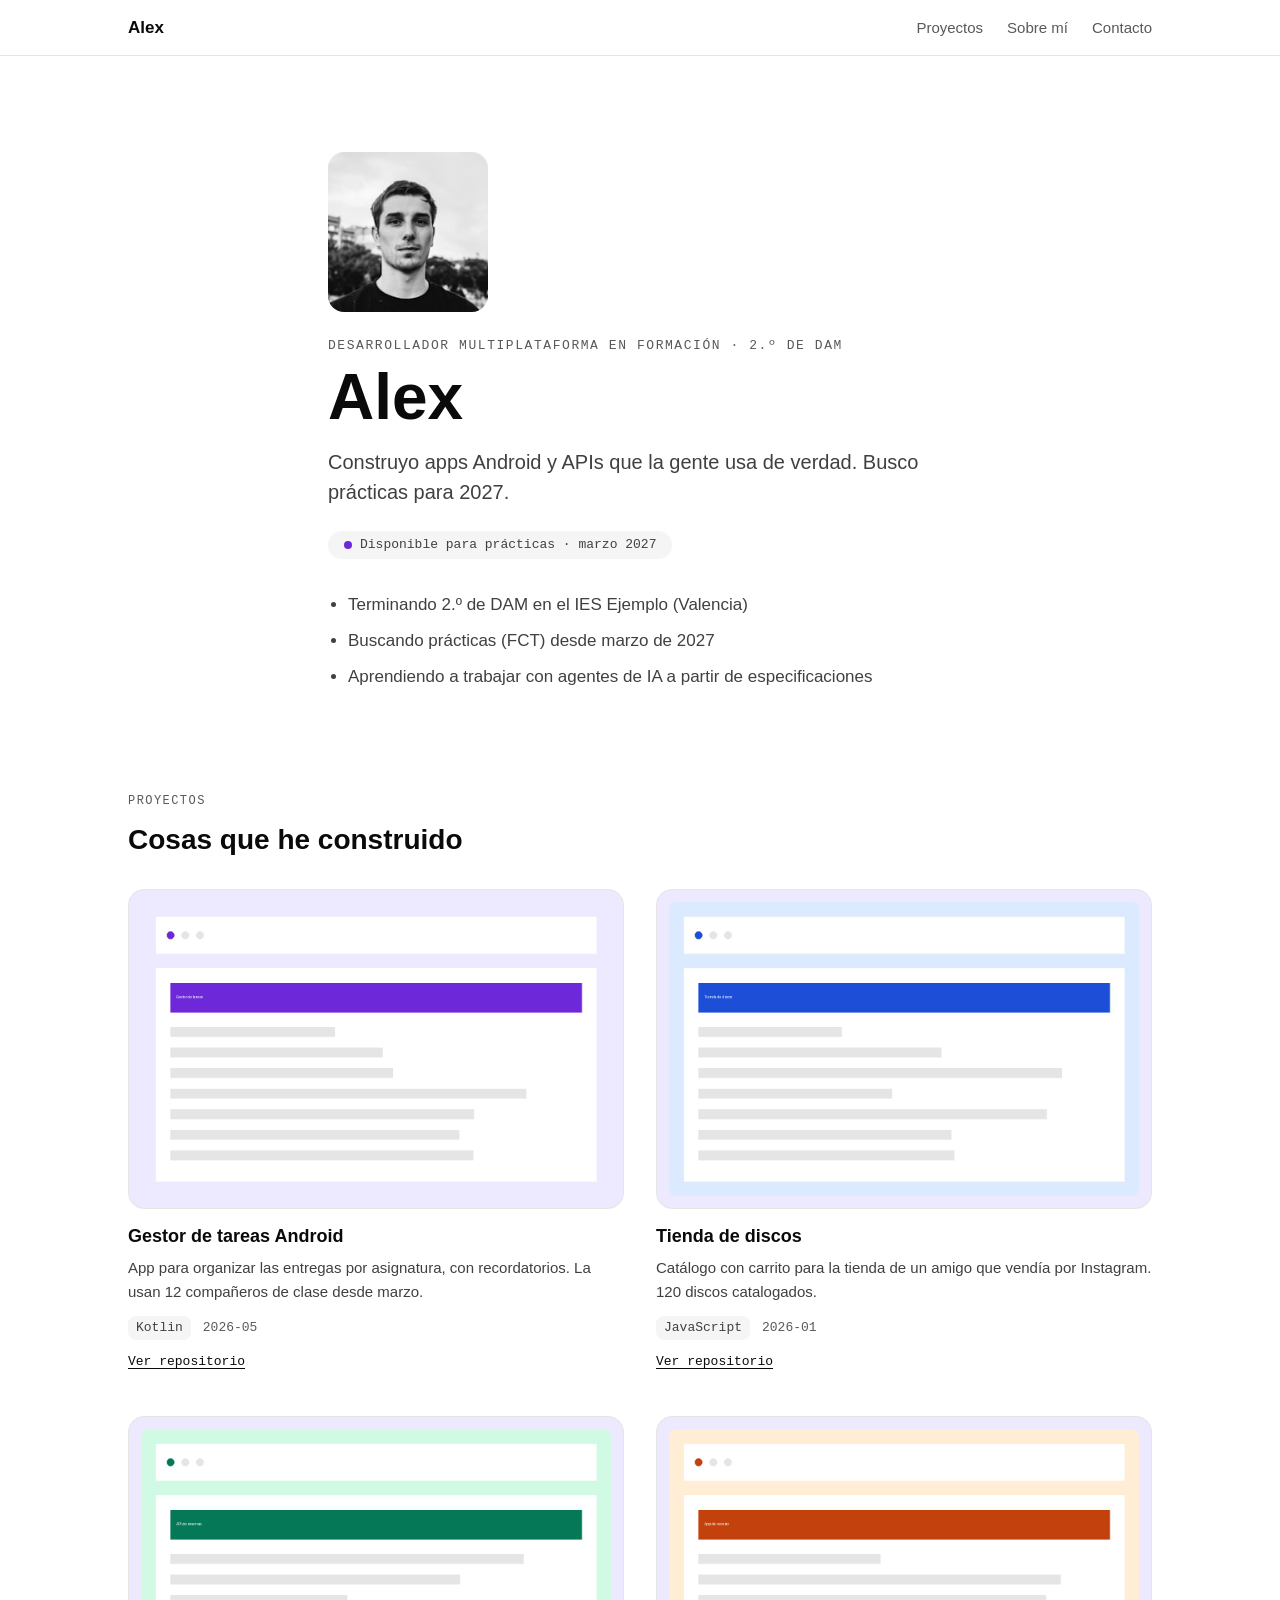
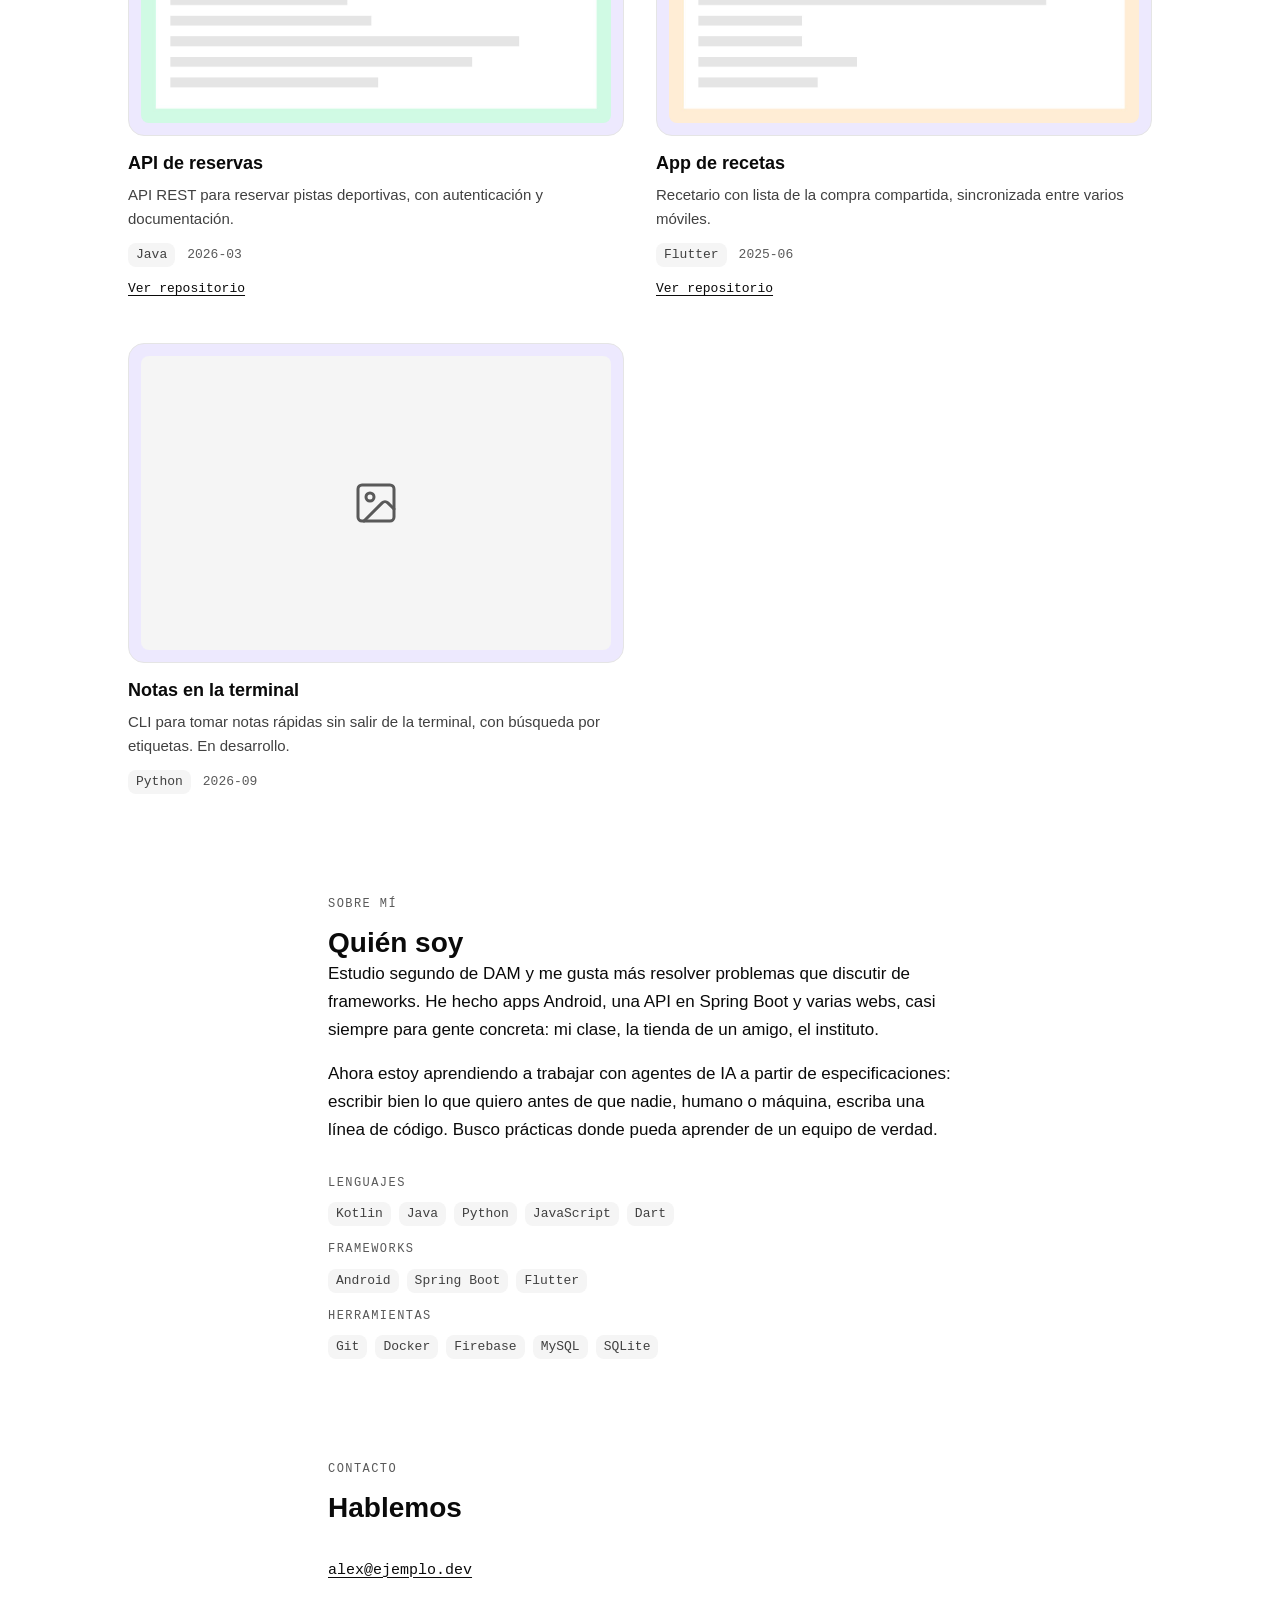
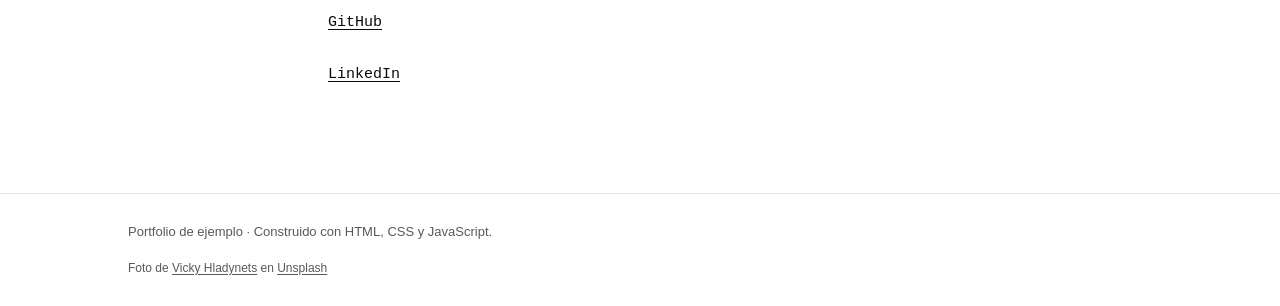
<file: index.html>
<!DOCTYPE html>
<html lang="es">
<head>
  <meta charset="UTF-8">
  <meta name="viewport" content="width=device-width, initial-scale=1.0">
  <meta name="description" content="Portfolio de Alex — Desarrollador multiplataforma en formación. Proyectos, tecnologías y contacto.">
  <title>Alex · Portfolio</title>
  <link rel="stylesheet" href="css/styles.css">
</head>
<body>
  <a class="skip-link" href="#contenido">Saltar al contenido</a>
  <header class="topbar">
    <div class="topbar__inner">
      <a class="topbar__identity" href="#inicio" data-profile-name>Alex</a>
      <nav class="topbar__nav" aria-label="Navegación principal">
        <a href="#proyectos">Proyectos</a>
        <a href="#sobre-mi">Sobre mí</a>
        <a href="#contacto">Contacto</a>
      </nav>
    </div>
  </header>
  <main id="contenido">
    <section id="inicio" class="hero" aria-labelledby="hero-titulo">
      <div class="hero__inner">
        <figure class="hero__foto">
          <img data-profile-foto src="assets/profile.jpg" alt="" width="160" height="160">
        </figure>
        <p class="hero__titular" data-profile-titular></p>
        <h1 id="hero-titulo" class="hero__nombre" data-profile-nombre></h1>
        <p class="hero__claim" data-profile-claim></p>
        <p class="pill" data-profile-disponibilidad hidden>
          <span class="pill__dot" aria-hidden="true"></span>
          <span data-profile-disponibilidad-texto></span>
        </p>
        <ul class="hero__ahora" data-profile-ahora aria-label="Ahora"></ul>
        <div class="section__estado" data-global-estado role="alert" hidden></div>
      </div>
    </section>
    <section id="proyectos" class="section" aria-labelledby="proyectos-titulo">
      <div class="section__inner">
        <p class="section__kicker">Proyectos</p>
        <h2 id="proyectos-titulo" class="section__titulo">Cosas que he construido</h2>
        <div class="section__estado" data-projects-estado role="status" aria-live="polite"></div>
        <ul class="projects-grid" data-projects-lista></ul>
      </div>
    </section>
    <section id="sobre-mi" class="section" aria-labelledby="sobre-mi-titulo">
      <div class="section__inner section__inner--lectura">
        <p class="section__kicker">Sobre mí</p>
        <h2 id="sobre-mi-titulo" class="section__titulo">Quién soy</h2>
        <div class="sobre-mi__texto" data-profile-sobremi></div>
        <div class="stack" data-profile-stack></div>
      </div>
    </section>
    <section id="contacto" class="section" aria-labelledby="contacto-titulo">
      <div class="section__inner section__inner--lectura">
        <p class="section__kicker">Contacto</p>
        <h2 id="contacto-titulo" class="section__titulo">Hablemos</h2>
        <ul class="contacto__lista">
          <li><a class="contacto__enlace" data-profile-correo href="#"></a></li>
          <li><a class="contacto__enlace" data-profile-github href="#" target="_blank" rel="noopener noreferrer">GitHub</a></li>
          <li><a class="contacto__enlace" data-profile-linkedin href="#" target="_blank" rel="noopener noreferrer">LinkedIn</a></li>
        </ul>
      </div>
    </section>
  </main>
  <footer class="footer">
    <div class="footer__inner">
      <p class="footer__nota">Portfolio de ejemplo · Construido con HTML, CSS y JavaScript.</p>
      <p class="footer__atribucion">Foto de <a href="https://unsplash.com/@vhladynets" target="_blank" rel="noopener noreferrer">Vicky Hladynets</a> en <a href="https://unsplash.com" target="_blank" rel="noopener noreferrer">Unsplash</a></p>
    </div>
  </footer>
  <script src="js/main.js" defer></script>
</body>
</html>
</file>
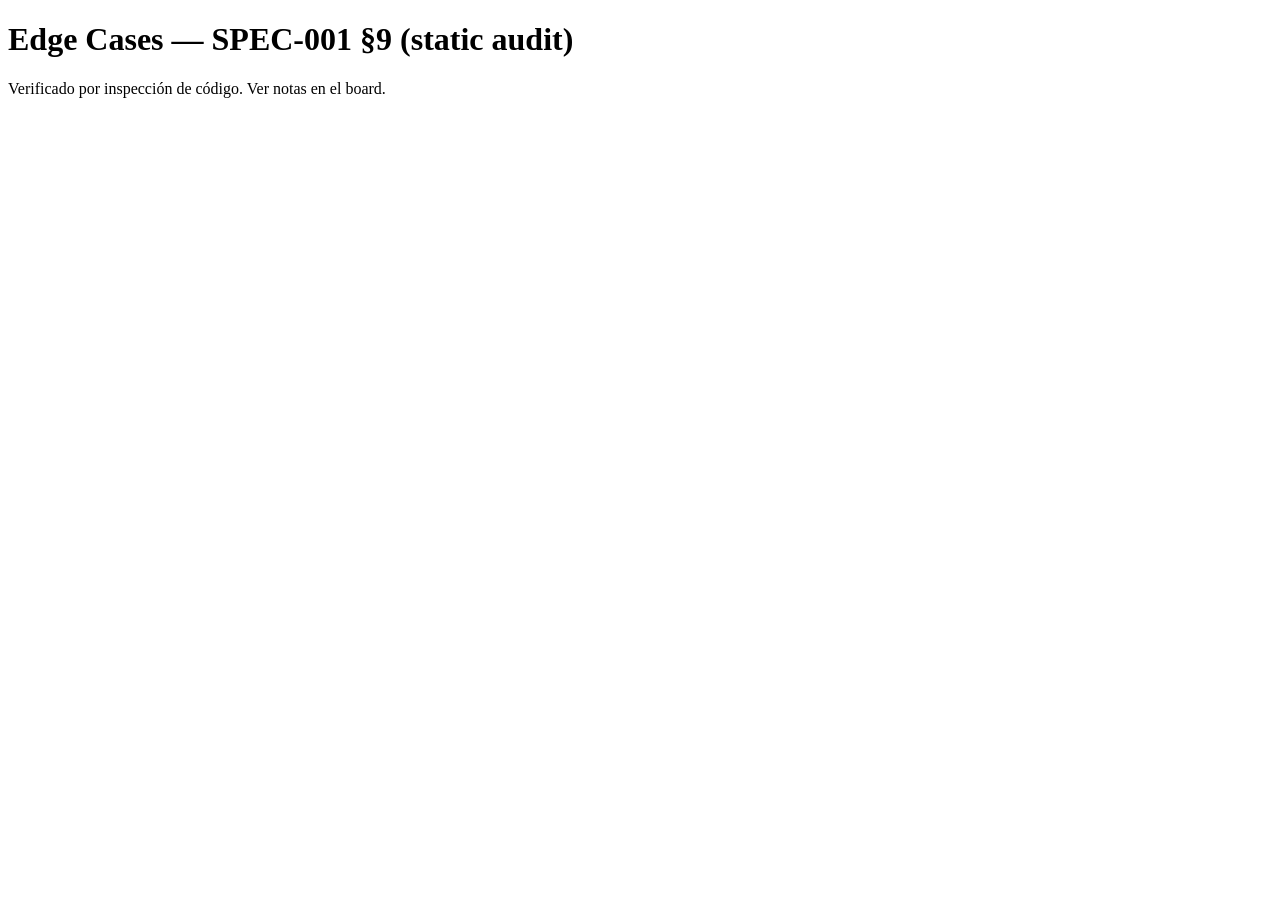
<file: tests/edge-cases.html>
<!DOCTYPE html>
<html lang="es">
<head><meta charset="UTF-8"><title>Edge Cases Test</title></head>
<body>
<h1>Edge Cases — SPEC-001 §9 (static audit)</h1>
<p>Verificado por inspección de código. Ver notas en el board.</p>
</body>
</html>
</file>
<file: css/styles.css>
/* ==========================================================================
   styles.css — Portfolio (SPEC-001 / DESIGN-001)
   Mobile-first. Tokens de DESIGN-001 v1 (cerrado, no modificar valores).
   ========================================================================== */

/* ---- Reset ---------------------------------------------------------- */
*,
*::before,
*::after { box-sizing: border-box; }

* { margin: 0; }

html { -webkit-text-size-adjust: 100%; }

body {
  min-height: 100vh;
  line-height: 1.5;
  -webkit-font-smoothing: antialiased;
}

img,
picture,
svg { display: block; max-width: 100%; }

input,
button,
textarea,
select { font: inherit; }

ul[role="list"],
ol[role="list"] { list-style: none; padding: 0; }

/* ---- Variables (tokens DESIGN-001) ---------------------------------- */
:root {
  /* Color · neutros */
  --bg: #FFFFFF;
  --ink: #0A0A0A;
  --ink-2: #404040;
  --muted: #595959;
  --surface: #F5F5F5;
  --surface-2: #EDEDED;
  --border: #E5E5E5;
  --border-strong: #D4D4D4;
  --btn: #171717;
  --btn-ink: #FAFAFA;

  /* Color · acento (Violeta, por defecto; configurable por estudiante) */
  --accent: #6D28D9;
  --accent-soft: #EDE9FE;

  /* Color · semánticos (independientes del acento) */
  --ok: #047857;
  --warn: #A16207;
  --bad: #B91C1C;

  /* Tipografía */
  --font-text: "Geist", -apple-system, "Segoe UI", Helvetica, Arial, sans-serif;
  --font-mono: "Geist Mono", ui-monospace, "SF Mono", Menlo, Consolas, monospace;

  /* Espacio y medidas */
  --max-content: 1120px;
  --max-reading: 720px;
  --gutter: 24px;          /* ≥900px: 48px */
  --section-gap: 64px;     /* ≥900px: 96px */
  --topbar-h: 56px;

  /* Radios */
  --radius-s: 8px;         /* botones, chips */
  --radius-m: 12px;        /* bloques */
  --radius-l: 16px;        /* marcos de imagen */
  --radius-full: 999px;    /* píldoras */

  /* Movimiento */
  --ease: cubic-bezier(.2, .8, .2, 1);
  --t-color: 150ms;
  --t-identity: 200ms;
  --t-hero: 400ms;
}

@media (min-width: 900px) {
  :root {
    --gutter: 48px;
    --section-gap: 96px;
  }
}

/* ---- Base ----------------------------------------------------------- */
body {
  background: var(--bg);
  color: var(--ink);
  font-family: var(--font-text);
  font-size: 17px;         /* texto corrido: 17px/28px */
  line-height: 28px;
}

h1, h2, h3 { font-weight: 600; line-height: 1.2; }

a {
  color: inherit;
  text-decoration: none;
  text-underline-offset: 3px;
}
a:hover { text-decoration: underline; text-decoration-color: var(--accent); }

/* Foco de teclado siempre visible: 2px acento, separado 3px (DESIGN-001 §6) */
:focus-visible {
  outline: 2px solid var(--accent);
  outline-offset: 3px;
  border-radius: var(--radius-s);
}

/* Enlace de salto al contenido (touch target 44px) */
.skip-link {
  position: absolute;
  top: -100%;
  left: var(--gutter);
  z-index: 10;
  padding: 12px 16px;
  background: var(--btn);
  color: var(--btn-ink);
  border-radius: var(--radius-s);
  transition: top var(--t-color) var(--ease);
}
.skip-link:focus { top: 8px; }

/* ---- Barra superior -------------------------------------------------- */
.topbar {
  position: sticky;
  top: 0;
  height: var(--topbar-h);
  background: var(--bg);
  border-bottom: 1px solid var(--border);
}
.topbar__inner {
  max-width: var(--max-content);
  height: 100%;
  margin: 0 auto;
  padding: 0 var(--gutter);
  display: flex;
  align-items: center;
  justify-content: space-between;
}
.topbar__identity {
  font-weight: 600;
  min-height: 44px;        /* touch target */
  display: inline-flex;
  align-items: center;
}
.topbar__nav { display: flex; gap: 24px; }
.topbar__nav a {
  min-height: 44px;        /* touch target */
  display: inline-flex;
  align-items: center;
  color: var(--muted);
  font-size: 15px;
  transition: color var(--t-color) var(--ease);
}
.topbar__nav a:hover { color: var(--ink); text-decoration: none; }

/* En pantallas estrechas (≤600px) reducimos el gap para que la barra
   quepa en 360px sin scroll horizontal */
@media (max-width: 600px) {
  .topbar__nav { gap: 12px; }
}

/* ---- Portada ---------------------------------------------------------- */
.hero__inner {
  max-width: var(--max-reading);
  margin: 0 auto;
  padding: var(--section-gap) var(--gutter) 0;
}
.hero__foto img {
  width: 160px;
  height: 160px;
  border-radius: var(--radius-l);
  object-fit: cover;
}
.hero__titular {
  margin-top: 24px;
  font-family: var(--font-mono);
  font-size: 13px;
  line-height: 20px;
  letter-spacing: 0.12em;
  text-transform: uppercase;
  color: var(--muted);
}
.hero__nombre {
  margin-top: 8px;
  font-size: clamp(40px, 6vw, 64px);
  line-height: 1.05;
}
.hero__claim {
  margin-top: 16px;
  font-size: 20px;
  line-height: 30px;
  color: var(--ink-2);
}

/* Píldora de disponibilidad: punto de acento + texto (nunca solo color) */
.pill {
  display: inline-flex;
  align-items: center;
  gap: 8px;
  margin-top: 24px;
  padding: 0 16px;
  height: 28px;
  border-radius: var(--radius-full);
  background: var(--surface);
  font-family: var(--font-mono);
  font-size: 13px;
  line-height: 20px;
  color: var(--ink-2);
}
.pill__dot {
  width: 8px;
  height: 8px;
  border-radius: var(--radius-full);
  background: var(--accent);
  flex: none;
}

.hero__ahora { margin-top: 32px; padding-left: 20px; color: var(--ink-2); }
.hero__ahora li + li { margin-top: 8px; }

/* ---- Secciones -------------------------------------------------------- */
.section__inner {
  max-width: var(--max-content);
  margin: 0 auto;
  padding: var(--section-gap) var(--gutter) 0;
}
.section__inner--lectura { max-width: var(--max-reading); }
.section__kicker {
  font-family: var(--font-mono);
  font-size: 12px;
  letter-spacing: 0.12em;
  text-transform: uppercase;
  color: var(--muted);
}
.section__titulo { margin-top: 8px; font-size: 28px; }
.section__estado { margin-top: 16px; color: var(--muted); }
.section__estado:empty { display: none; }
.section__estado[hidden] { display: none; }

/* Botón de reintento en errores de carga */
.btn-reintento {
  display: inline-flex;
  align-items: center;
  min-height: 44px;
  margin-left: 8px;
  padding: 0 16px;
  background: var(--btn);
  color: var(--btn-ink);
  border: none;
  border-radius: var(--radius-s);
  font-family: var(--font-mono);
  font-size: 13px;
  cursor: pointer;
  transition: opacity var(--t-color) var(--ease);
}
.btn-reintento:hover { opacity: 0.85; }

/* ---- Rejilla de proyectos --------------------------------------------- */
.projects-grid {
  margin-top: 32px;
  padding: 0;
  list-style: none;
  display: grid;
  gap: 32px;
}
@media (min-width: 900px) {
  .projects-grid { grid-template-columns: repeat(2, 1fr); }
}

/* Marco de proyecto: 12px accent-soft, imagen 16:10 radio 8px (DESIGN-001 §4) */
.project-card__frame {
  padding: 12px;
  background: var(--accent-soft);
  border: 1px solid var(--border);
  border-radius: var(--radius-l);
  transition: border-color var(--t-color) var(--ease);
}
.project-card__frame img {
  width: 100%;
  aspect-ratio: 16 / 10;
  object-fit: cover;
  border-radius: var(--radius-s);
  transition: transform var(--t-color) var(--ease);
}
.project-card:hover .project-card__frame { border-color: var(--border-strong); }
.project-card:hover .project-card__frame img { transform: scale(1.02); }

/* Placeholder cuando el proyecto no tiene imagen (misma proporción 16:10) */
.project-card__placeholder {
  width: 100%;
  aspect-ratio: 16 / 10;
  border-radius: var(--radius-s);
  background: var(--surface);
  color: var(--muted);
  display: flex;
  align-items: center;
  justify-content: center;
}

.project-card__nombre { margin-top: 16px; font-size: 18px; line-height: 1.3; font-weight: 600; }
.project-card__descripcion { margin-top: 8px; font-size: 15px; line-height: 24px; color: var(--ink-2); }
.project-card__meta {
  margin-top: 12px;
  display: flex;
  align-items: center;
  gap: 12px;
  font-family: var(--font-mono);
  font-size: 13px;
  line-height: 20px;
  color: var(--muted);
}

/* Chip: solo tecnologías */
.chip {
  display: inline-block;
  padding: 2px 8px;
  background: var(--surface);
  border-radius: var(--radius-s);
  font-family: var(--font-mono);
  font-size: 13px;
  line-height: 20px;
  color: var(--ink-2);
}

/* Enlace al repo: touch target 44px */
.project-card__enlace {
  display: inline-flex;
  align-items: center;
  min-height: 44px;
  font-family: var(--font-mono);
  font-size: 13px;
  color: var(--ink);
  text-decoration: underline;
  text-underline-offset: 3px;
}

/* ---- Sobre mí / stack -------------------------------------------------- */
.sobre-mi__texto p + p { margin-top: 16px; }
.stack { margin-top: 32px; display: grid; gap: 16px; }
.stack__grupo h3 {
  font-family: var(--font-mono);
  font-size: 12px;
  letter-spacing: 0.12em;
  text-transform: uppercase;
  font-weight: 500;
  color: var(--muted);
}
.stack__grupo ul {
  margin-top: 8px;
  padding: 0;
  list-style: none;
  display: flex;
  flex-wrap: wrap;
  gap: 8px;
}

/* ---- Contacto ---------------------------------------------------------- */
.contacto__lista { margin-top: 24px; padding: 0; list-style: none; display: grid; gap: 8px; }
.contacto__enlace {
  display: inline-flex;
  align-items: center;
  min-height: 44px;
  font-family: var(--font-mono);
  font-size: 15px;
  text-decoration: underline;
  text-underline-offset: 3px;
  overflow-wrap: anywhere;   /* emails/URLs largos no desbordan en 360px */
}

/* ---- Footer ------------------------------------------------------------ */
.footer { margin-top: var(--section-gap); border-top: 1px solid var(--border); }
.footer__inner {
  max-width: var(--max-content);
  margin: 0 auto;
  padding: 24px var(--gutter);
}
.footer__nota { font-size: 13px; color: var(--muted); }
.footer__atribucion {
  margin-top: 8px;
  font-size: 12px;
  color: var(--muted);
}
.footer__atribucion a {
  color: var(--muted);
  text-decoration: underline;
  text-underline-offset: 2px;
}
.footer__atribucion a:hover { color: var(--ink-2); }

/* ---- Movimiento -------------------------------------------------------- */
/* Entrada escalonada de portada: 400ms, 60ms entre elementos (DESIGN-001 §5) */
.hero__inner > * {
  animation: hero-in var(--t-hero) var(--ease) both;
}
.hero__inner > *:nth-child(1) { animation-delay: 0ms; }
.hero__inner > *:nth-child(2) { animation-delay: 60ms; }
.hero__inner > *:nth-child(3) { animation-delay: 120ms; }
.hero__inner > *:nth-child(4) { animation-delay: 180ms; }
.hero__inner > *:nth-child(5) { animation-delay: 240ms; }
.hero__inner > *:nth-child(6) { animation-delay: 300ms; }

@keyframes hero-in {
  from { opacity: 0; transform: translateY(8px); }
  to   { opacity: 1; transform: none; }
}

/* Con prefers-reduced-motion: ninguna animación (DESIGN-001 §5) */
@media (prefers-reduced-motion: reduce) {
  *,
  *::before,
  *::after {
    animation-duration: 0.01ms !important;
    animation-iteration-count: 1 !important;
    transition-duration: 0.01ms !important;
  }
}
yframes hero-in {
  from { opacity: 0; transform: translateY(8px); }
  to   { opacity: 1; transform: none; }
}

/* Con prefers-reduced-motion: ninguna animación (DESIGN-001 §5) */
@media (prefers-reduced-motion: reduce) {
  *,
  *::before,
  *::after {
    animation-duration: 0.01ms !important;
    animation-iteration-count: 1 !important;
    transition-duration: 0.01ms !important;
  }
}
</file>
